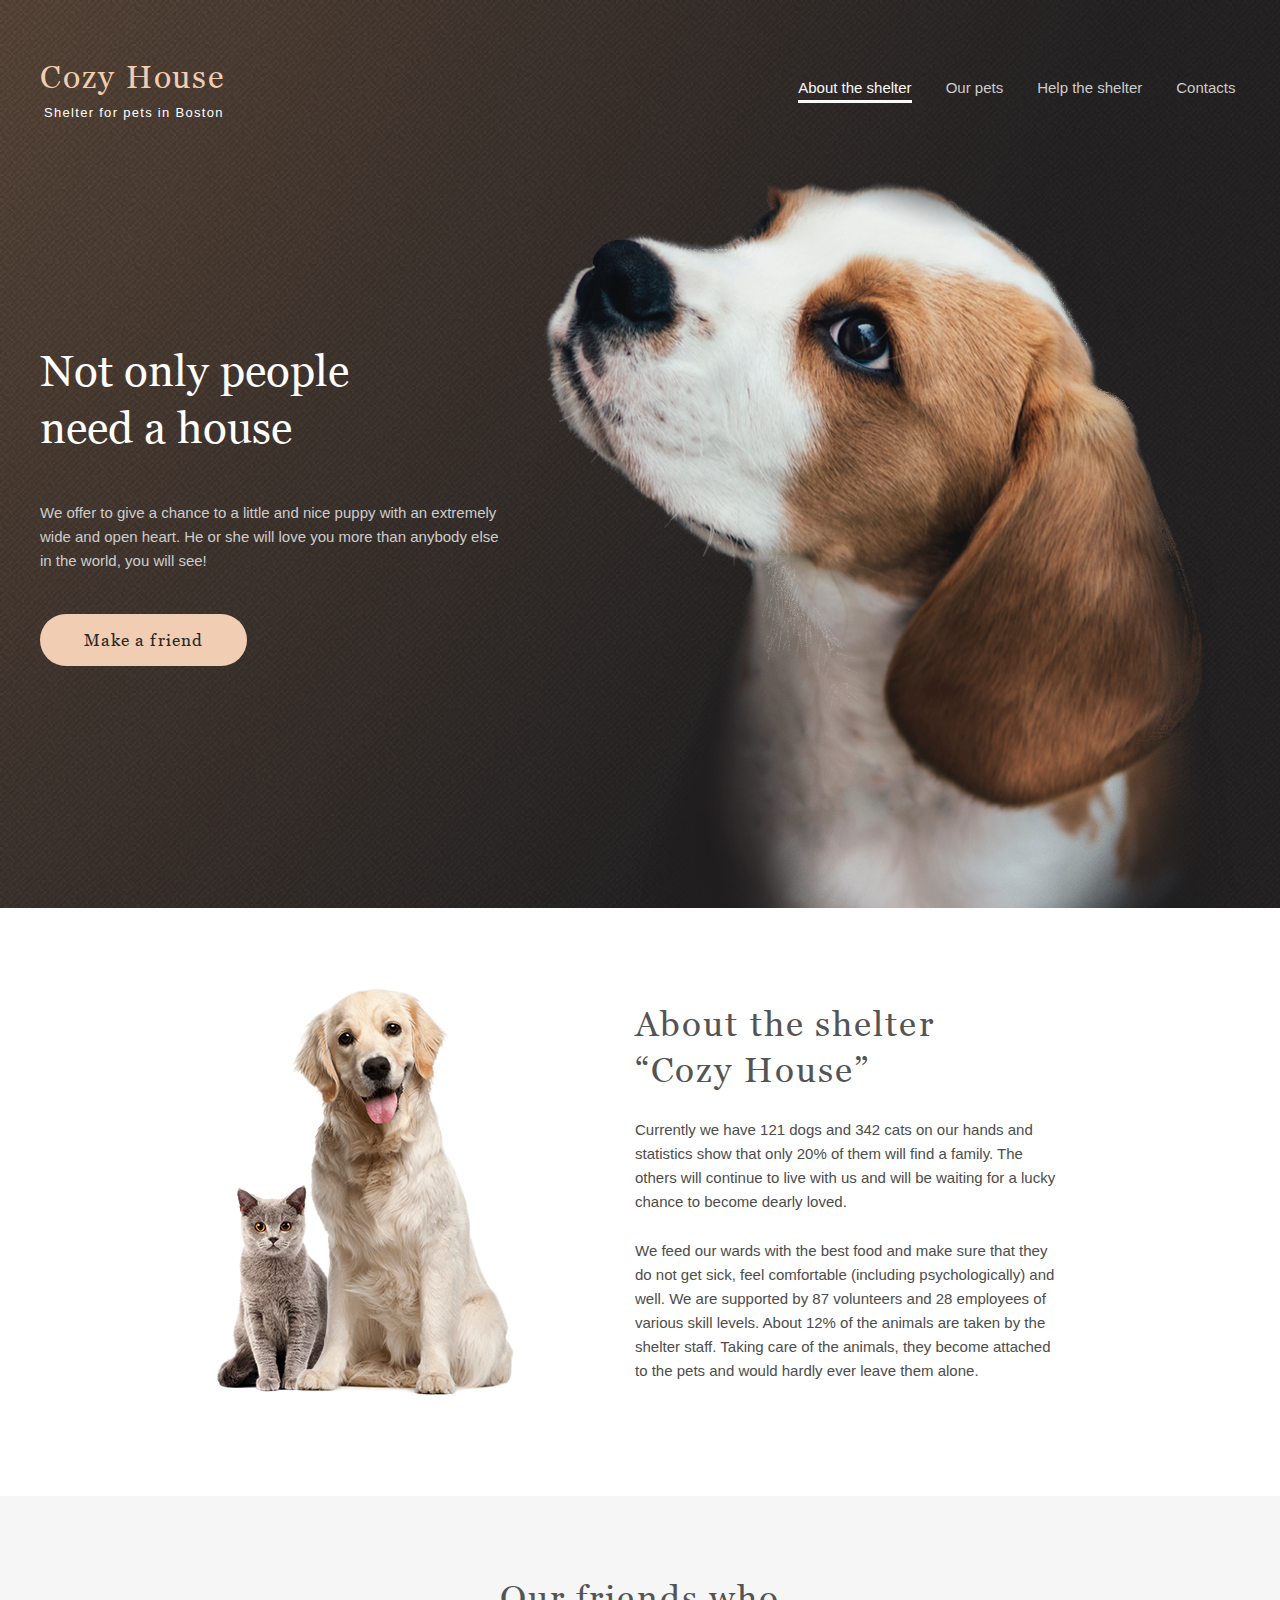
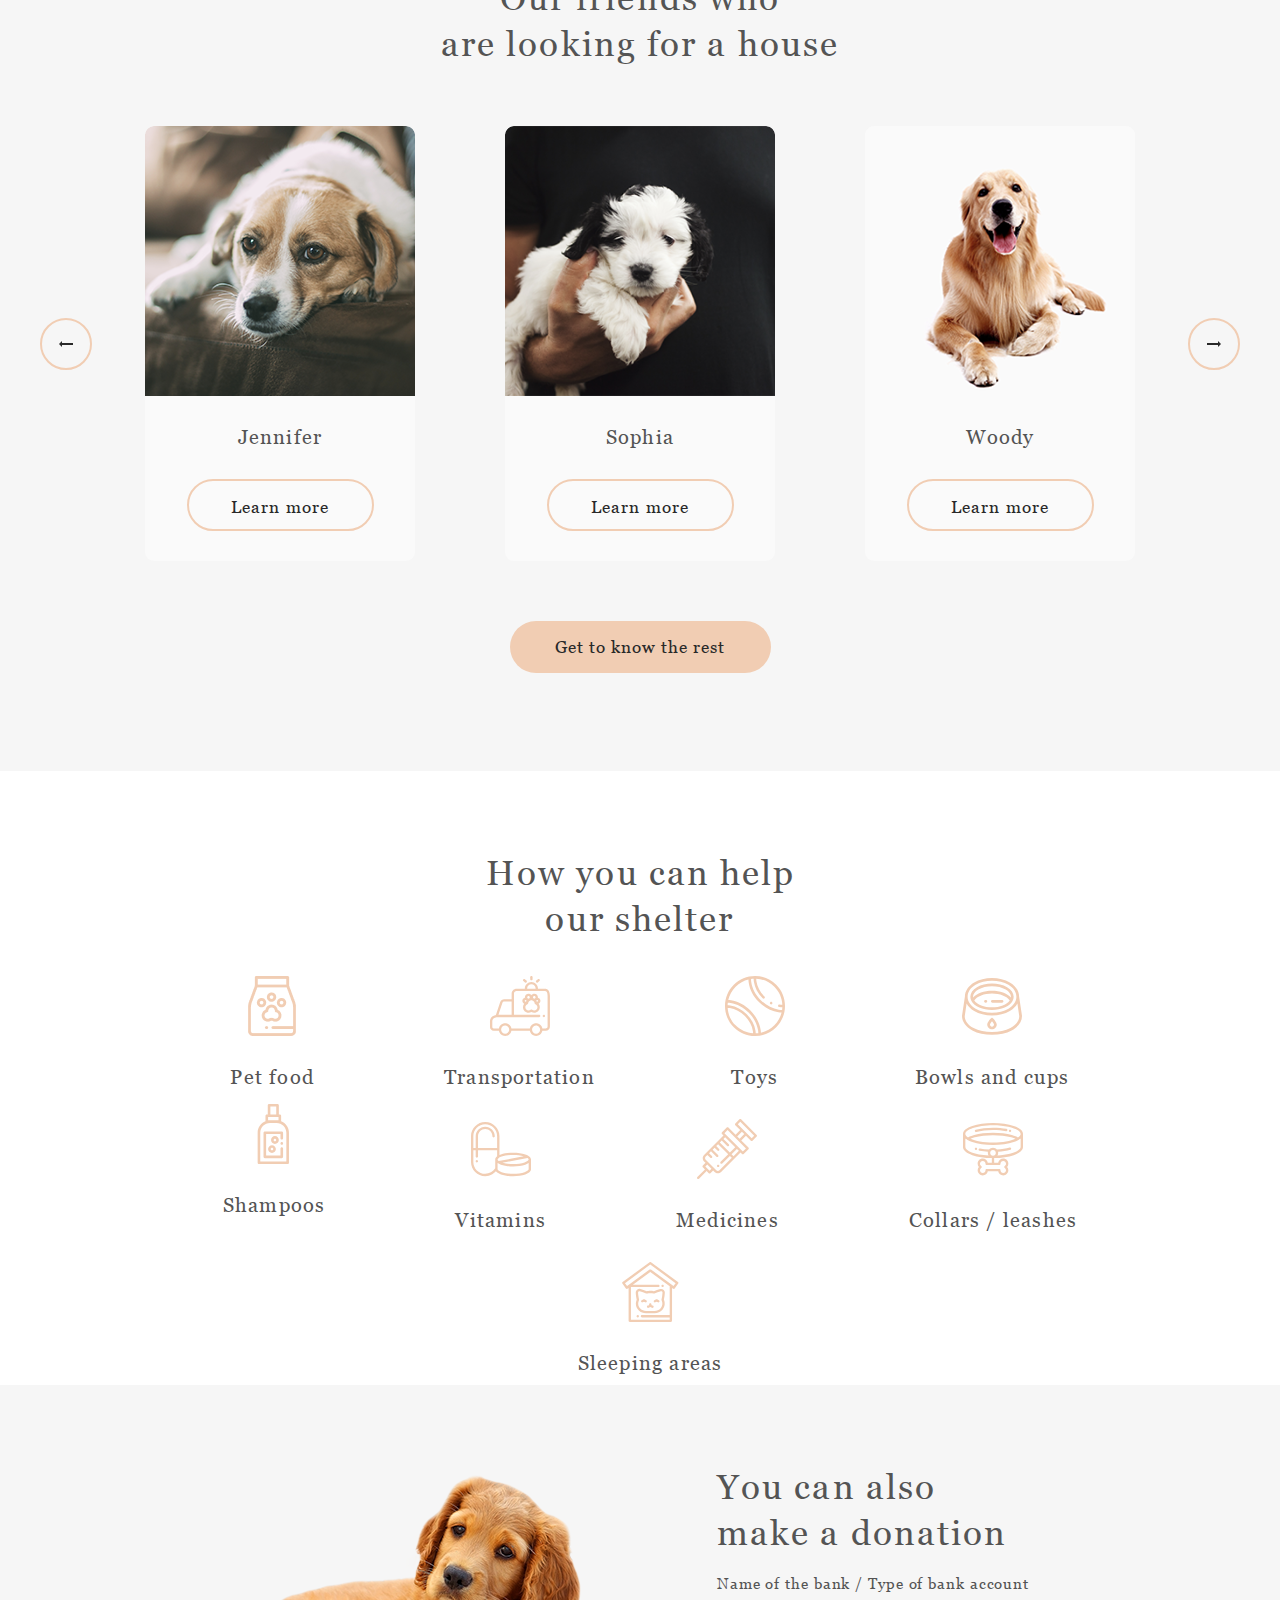
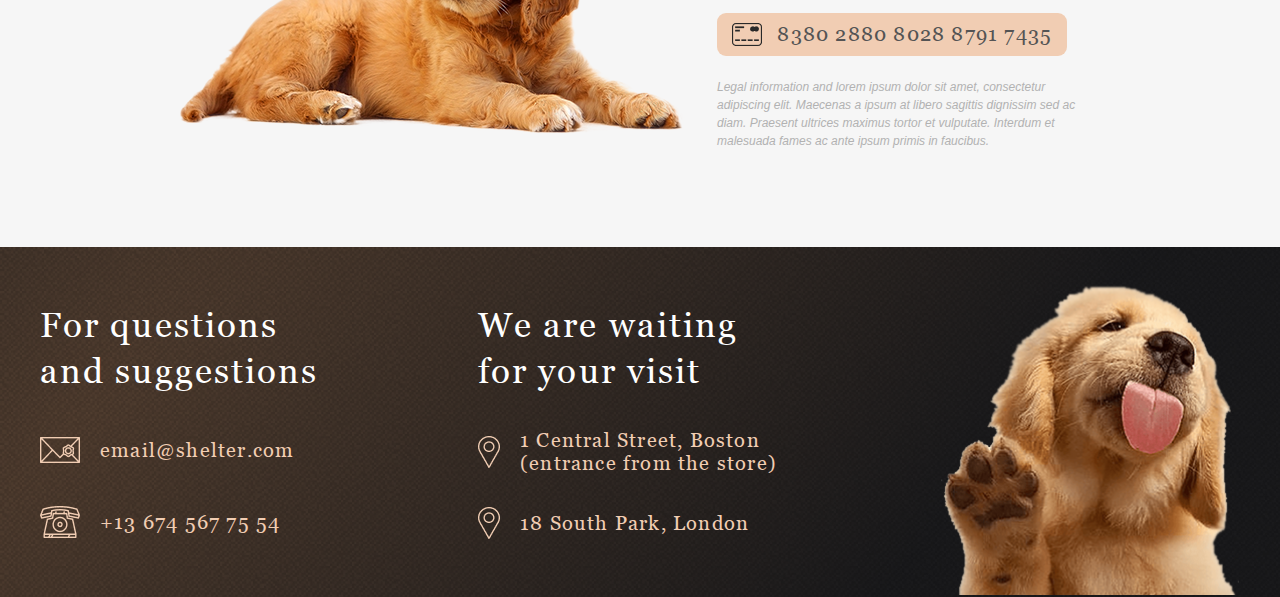
<file: index.html>
<!DOCTYPE html>
<html lang="en">

<head>
    <meta charset="UTF-8">
    <meta name="viewport" content="width=device-width, initial-scale=1.0">
    <link rel="stylesheet" href="style.css">
    <title>Shelter</title>
</head>

<body>
    <section class="main-block">
        <div class="burger-menu">
            <p class="start-screen-title bm">About the shelter</p>
            <a href="./pages/pets/pets.html">
                <p class="start-screen-title bm">Our pets</p>
            </a>
            <p class="start-screen-title bm">Help the shelter</p>
            <p class="start-screen-title">Contacts</p>
        </div>
        <header>
            <a href="./index.html">
                <div>
                    <span class="logo">Cozy House</span>
                    <p class="logo-title">Shelter for pets in Boston</p>
                    <h1 class="hidden-el">Cozy House</h1>
                </div>
            </a>
            <div class="burger">
                <img id="burger-icon" src="./assets/img/start_screen/Burger.png" width="30px" height="22px">
            </div>
            <nav>
                <span class="nav-button nav-button-default">About the shelter</span>
                <a href="./pages/pets/pets.html"><span class="nav-button">Our pets</span></a>
                <span class="nav-unactive">Help the shelter</span>
                <span class="nav-unactive last">Contacts</span>
            </nav>
        </header>
        <div class="start-screen-content">
            <div class="start-screen-div">
                <p class="start-screen-title">Not only people need a house</p>
                <p class="start-screen-text">We offer to give a chance to a
                    little and nice puppy with an extremely wide and open heart.
                    He or she will love you more than anybody else in the world, you will see!</p>
                <a href="./pages/pets/pets.html">
                    <div class="button-primary">Make a friend</div>
                </a>
            </div>
            <div>
                <img src="./assets/img/start_screen/start-screen-puppy.png" class='puppy'>
            </div>
        </div>
    </section>
    <section class="about-the-shelter">
        <section class="about-content">
            <div class="about-image"><img src="./assets/img/about/about-pets.png"></div>
            <div class="about-article">
                <h3 class="about-h">
                    About the shelter “Cozy House”
                </h3>
                <p class="about-p">
                    Currently we have 121 dogs and 342 cats on our hands and statistics show that only 20% of them will
                    find a family. The others will continue to live with us and will be waiting for a lucky chance to
                    become dearly loved.
                </p>
                <p class="about-p">
                    We feed our wards with the best food and make sure that they do not get sick, feel comfortable
                    (including psychologically) and well. We are supported by 87 volunteers and 28 employees of various
                    skill levels. About 12% of the animals are taken by the shelter staff. Taking care of the animals,
                    they become attached to the pets and would hardly ever leave them alone.
                </p>
            </div>
        </section>
    </section>
    <section class="pets">
        <div class="pets-content">
            <h3 class="pets-h">
                Our friends who<br>
                are looking for a house
            </h3>
            <div class="pets-slider">
                <div class="pets-slider-left"><img class="slider-arrow" src="./assets/img/pets/Arrow.png"></div>
                <div class="slider-cards">
                </div>
                <div class="pets-slider-right"><img class="slider-arrow arrow-right" src="./assets/img/pets/Arrow.png">
                </div>
            </div>
            <div class="slider-button">
                <div class="pets-slider-left"><img class="slider-arrow" src="./assets/img/pets/Arrow.png"></div>
                <div class="pets-slider-right"><img class="slider-arrow arrow-right" src="./assets/img/pets/Arrow.png">
                </div>
            </div>
            <a href="./pages/pets/pets.html">
                <div class="pets-main-button">Get to know the rest</div>
            </a>
    </section>
    <section class="help">
        <section class="help-content">
            <h3 class="help-h">How you can help<br>
                our shelter</h3>
            <div class="first-line-items">
                <div id="help-item-petfood" class="help-firstline">
                    <img src="./assets/img/help/icon-pet-food.png">
                    <h4 class="help-title">Pet food</h4>
                </div>
                <div id="help-item-transportation" class="help-firstline">
                    <img src="./assets/img/help/icon-transportation.svg">
                    <h4 class="help-title">Transportation</h4>
                </div>
                <div id="help-item-toys" class="help-firstline">
                    <img src="./assets/img/help/icon-toys.svg">
                    <h4 class="help-title">Toys</h4>
                </div>
                <div id="help-item-bowls" class="help-firstline">
                    <img src="./assets/img/help/icon-bowls-and-cups.svg">
                    <h4 class="help-title">Bowls and cups</h4>
                </div>
                <div id="help-item-shampoos" class="help-firstline">
                    <img src="./assets/img/help/icon-shampoos.svg">
                    <h4 class="help-title">Shampoos</h4>
                </div>
                <div id="help-item-vitamins" class="help-secondline">
                    <img src="./assets/img/help/icon-vitamins.svg">
                    <h4 class="help-title">Vitamins</h4>
                </div>
                <div id="help-items-medicines" class="help-secondline">
                    <img src="./assets/img/help/icon-medicines.svg">
                    <h4 class="help-title">Medicines</h4>
                </div>
                <div id="help-items-cpllars" class="help-secondline">
                    <img src="./assets/img/help/icon-collars-leashes.svg">
                    <h4 class="help-title">Collars / leashes</h4>
                </div>
                <div id="help-items-areas" class="help-secondline">
                    <img src="./assets/img/help/icon-sleeping-area.svg">
                    <h4 class="help-title">Sleeping areas</h4>
                </div>
            </div>
        </section>
    </section>
    <section class="donation">
        <section class="donation-content">
            <div class="donation-dog">
                <img src="./assets/img/donations/donation-dog.png">
            </div>
            <div class="donation-article">
                <h3 class="donation-h">
                    You can also<br> make a donation
                </h3>
                <h5 class="donation-title">Name of the bank / Type of bank account</h5>
                <a href="#">
                    <div class="donation-bank-form">
                        <img src="./assets/img/donations/credit-card.png">
                        <span style="padding-left: 3px;">&nbsp; 8380 2880 8028 8791 7435</span>
                    </div>
                </a>
                <div class="donation-text">
                    <p class="donation-text-content">Legal information and lorem ipsum dolor sit amet, consectetur
                        adipiscing elit. Maecenas a ipsum at libero sagittis dignissim sed ac diam. Praesent ultrices
                        maximus tortor et vulputate. Interdum et malesuada fames ac ante ipsum primis in faucibus.</p>
                </div>
            </div>
        </section>
    </section>
    <footer>
        <section class="contacts">
            <h3 class="h3-footer">
                For questions<br> and suggestions
            </h3>
            <a href="mailto:email@shelter.com">
                <div class="contacts-line" style="padding-top: 5px;">
                    <img src="./assets/img/footer/icon-email.png">
                    <div class="contacts-line-text">email@shelter.com</div>
                </div>
            </a>
            <a href="callto:+13 674 567 75 54">
                <div class="contacts-line" style="margin-top: 40px;">
                    <img src="./assets/img/footer/icon-phone.png">
                    <div class="contacts-line-text">+13 674 567 75 54</div>
                </div>
            </a>
        </section>
        <section class="adress">
            <h3 class="h3-footer">
                We are waiting<br> for your visit
            </h3>
            <a href="https://goo.gl/maps/7C4P5VNcBJEwnxF6A" target="_blank"
                onclick="window.open(this.href,this.target,'width=860,height=600,scrollbars=1');return false;">
                <div class="contacts-line">
                    <img src="./assets/img/footer/icon-marker.png">
                    <div class="contacts-line-text">1 Central Street, Boston (entrance from the store)</div>
                </div>
            </a>
            <a href="https://goo.gl/maps/cXq7mGSoWPvorikZ9" target="_blank"
                onclick="window.open(this.href,this.target,'width=860,height=600,scrollbars=1');return false;">
                <div class="contacts-line" style="margin-top: 32px;">
                    <img src="./assets/img/footer/icon-marker.png">
                    <div class="contacts-line-text">18 South Park, London</div>
                </div>
            </a>
        </section>
        <divc class="footer-puppy">
            <img src="./assets/img/footer/footer-puppy.png">
        </divc>
    </footer>
    <script src="./assets/scripts/pets-arr.js"></script>
    <script src="./assets/scripts/index.js"></script>
</body>

</html>
</file>
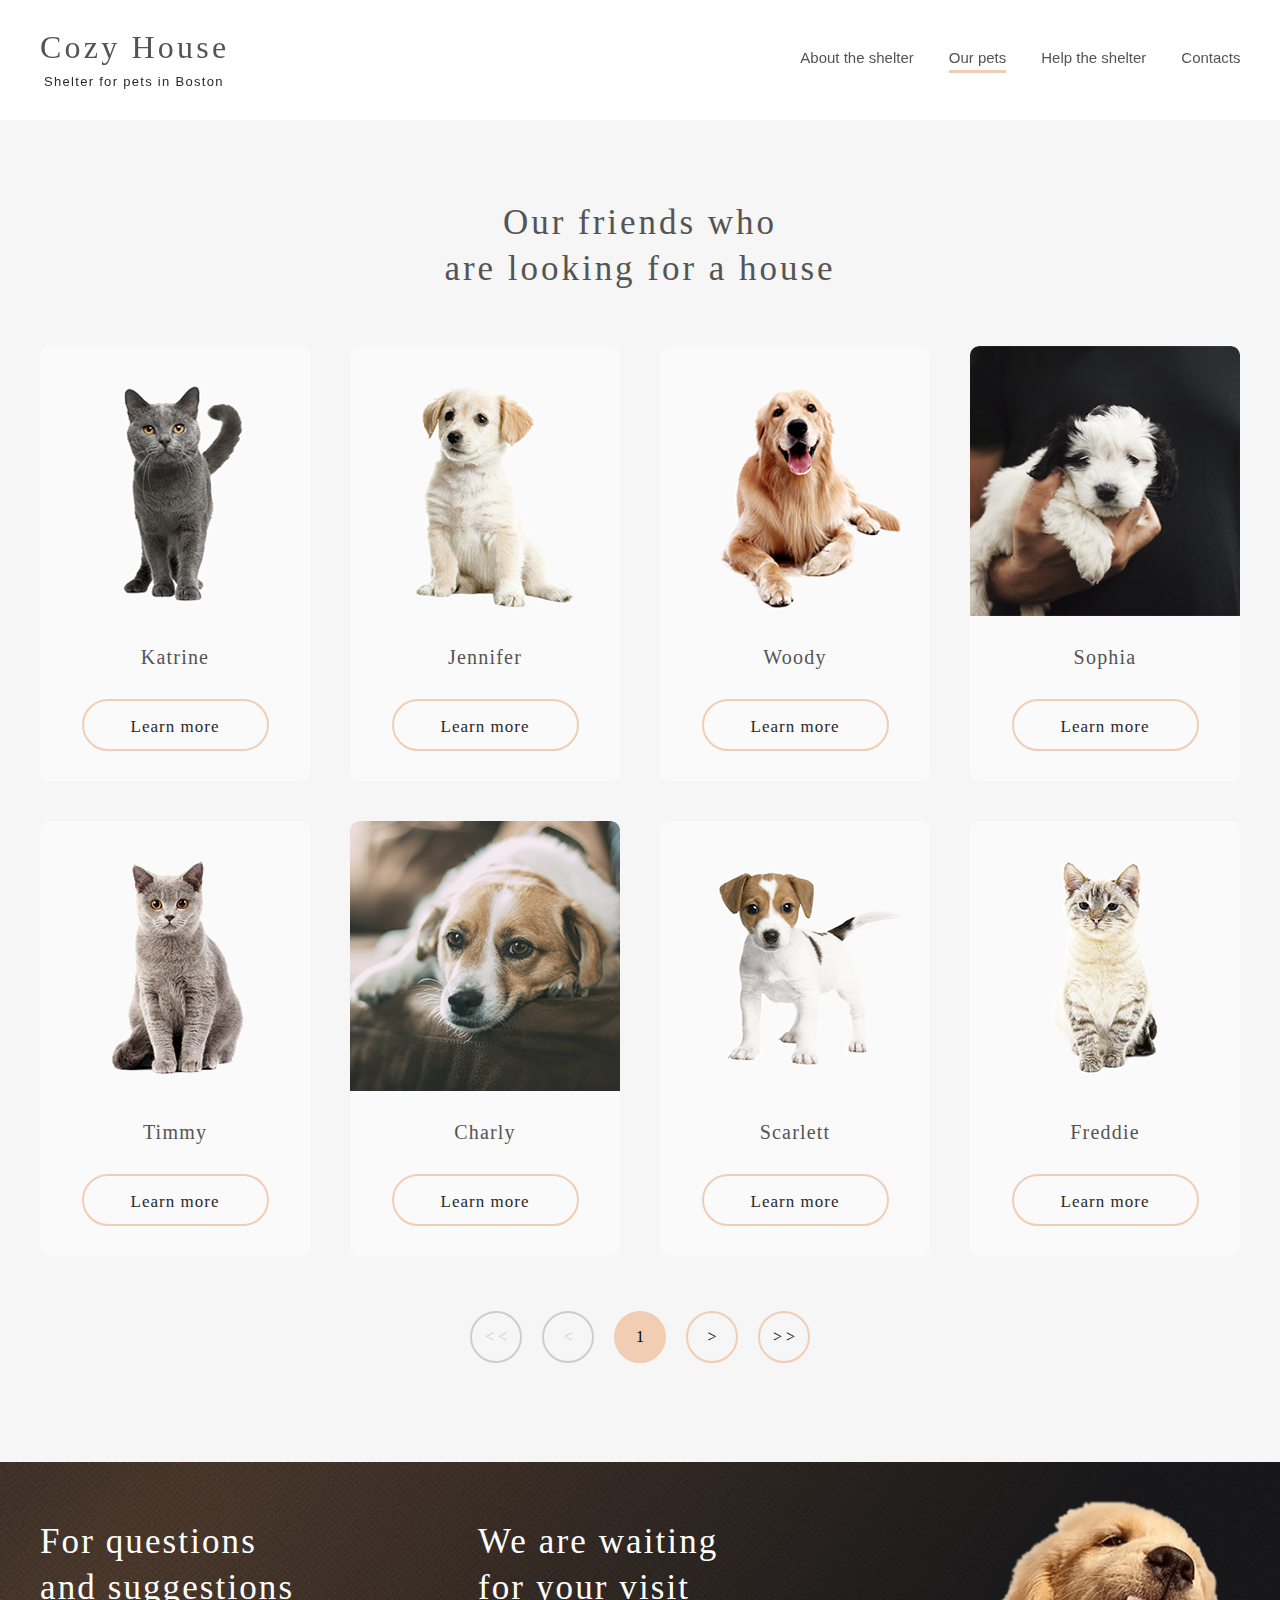
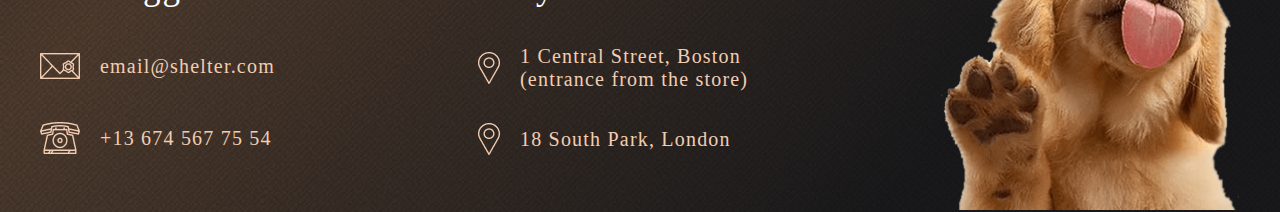
<file: pages/pets/pets.html>
<!DOCTYPE html>
<html lang="en">
<head>
    <meta charset="UTF-8">
    <meta name="viewport" content="width=device-width, initial-scale=1.0">
    <title>Pets page</title>
    <link rel="stylesheet" href="./pets.css">
</head>
<body>
<section class="wrapper">
    <div class = "burger-menu">
            <a href="../../index.html"><p class="bm">About the shelter</p></a>
            <a href="pets.html"><p class="bm">Our pets</p></a>
            <p class=" bm">Help the shelter</p>
            <p class="bm">Contacts</p>
    </div>
    <header>
        <a href="../../index.html"><div class="logotype">
            <span class="logo">Cozy House</span>
            <p class="logo-title">Shelter for pets in Boston</p>
            <h1 class="hidden-el">Cozy House</h1>
        </div>
         </a>
        <nav>
            <a href="../../index.html"><span class="nav-button">About the shelter</span></a>
            <a href="./pets/pets.html"><span class="nav-button nav-button-default">Our pets</span></a>
            <span class="nav-unactive">Help the shelter</span>
            <span class="nav-unactive last">Contacts</span>
        </nav>
        <div class="burger"><img id="burger-icon" src="../../assets/img/pets/Burger.png"></div>
    </header>
    <main>
        <p class="main-heading">Our friends who <br>are looking for a house</p>
        <div class="pets-list" id="pets-list1">
            <div class="pets-slider-card">
                <img src="../../assets/img/pets/pets-katrine.png">
                <p class="pets-card-title">Katrine</p>
                <div class="pets-card-button">Learn more</div>
            </div>
            <div class="pets-slider-card">
                <img src="../../assets/img/pets/pets-jennifer.png">
                <p class="pets-card-title">Jennifer</p>
                <div class="pets-card-button">Learn more</div>
            </div>
            <div class="pets-slider-card">
                <img src="../../assets/img/pets/pets-woody.png">
                <p class="pets-card-title">Woody</p>
                <div class="pets-card-button">Learn more</div>
            </div>
            <div class="pets-slider-card">
                <img src="../../assets/img/pets/pets-sophia.png">
                <p class="pets-card-title">Sophia</p>
                <div class="pets-card-button">Learn more</div>
            </div>
        </div>
        <div class="pets-list" id="pets-list2">
            <div class="pets-slider-card">
                <img src="../../assets/img/pets/pets-timmy.png">
                <p class="pets-card-title">Timmy</p>
                <div class="pets-card-button">Learn more</div>
            </div>
            <div class="pets-slider-card">
                <img src="../../assets/img/pets/pets-charly.png">
                <p class="pets-card-title">Charly</p>
                <div class="pets-card-button">Learn more</div>
            </div>
            <div class="pets-slider-card dpl">
                <img src="../../assets/img/pets/pets-scarlet.png">
                <p class="pets-card-title">Scarlett</p>
                <div class="pets-card-button">Learn more</div>
            </div>
            <div class="pets-slider-card dpl">
                <img src="../../assets/img/pets/pets-freddie.png">
                <p class="pets-card-title">Freddie</p>
                <div class="pets-card-button">Learn more</div>
            </div>
        </div>
        <div class="nav-block">
            <div class="nav-button-bottom left-button">&lt;	&lt;</div>
            <div class="nav-button-bottom left-button"> &lt;</div>
            <div class="nav-button-bottom middle-button">1</div>
            <div class="nav-button-bottom">&gt;	</div>
            <div class="nav-button-bottom">&gt;	&gt;</div>
        </div>
    </main>
    <footer>
        <section class="contacts">
            <h3 class="h3-footer">
                For questions<br> and suggestions
            </h3>
            <a href="mailto:email@shelter.com">
                <div class="contacts-line" style="padding-top: 5px;">
                    <img src="../../assets/img/footer/icon-email.png">
                    <div class="contacts-line-text">email@shelter.com</div>
                </div>
            </a>
            <a href="callto:+13 674 567 75 54">
                <div class="contacts-line" style="margin-top: 40px;">
                    <img src="../../assets/img/footer/icon-phone.png">
                    <div class="contacts-line-text">+13 674 567 75 54</div>
                </div>
            </a>
        </section>
        <section class="adress">
            <h3 class="h3-footer">
                We are waiting<br> for your visit
            </h3>
            <a href="https://goo.gl/maps/7C4P5VNcBJEwnxF6A" target="_blank"
                onclick="window.open(this.href,this.target,'width=860,height=600,scrollbars=1');return false;">
            <div class="contacts-line">
                <img src="../../assets/img/footer/icon-marker.png">
                <div class="contacts-line-text">1 Central Street, Boston (entrance from the store)</div>
            </div>
            </a>
            <a href="https://goo.gl/maps/cXq7mGSoWPvorikZ9" target="_blank"
            onclick="window.open(this.href,this.target,'width=860,height=600,scrollbars=1');return false;">
            <div class="contacts-line" style="margin-top: 32px;">
                <img src="../../assets/img/footer/icon-marker.png">
                <div class="contacts-line-text">18 South Park, London</div>
            </div>
            </a>
        </section>
        <divc class="footer-puppy">
            <img src="../../assets/img/footer/footer-puppy.png">
        </divc>
    </footer>
</section>
<script src="../../assets/scripts/pets.js"></script>
</body>
</html>
</file>
<file: style.css>
a {
  text-decoration: none;
}

@font-face {
  font-family: Georgia;
  src: url(/assets/fonts/Georgia/Georgia.ttf);
}

body {
  margin: 0;
}

.puppy {
  margin-left: 42px;
}

.hidden-el {
  text-indent: -9999px;
}

.burger {
  display: none;
}

.burger-menu {
  display: none;
}

.slider-button {
  display: none;
}

.main-block {
  padding-top: 60px;
  margin: 0 auto;
  width: 1280px;
  height: 848px;
  background-image: url(./assets/img/start_screen/start-screen-gradient-background.png);
}

header {
  width: 1200px;
  height: 60px;
  margin-left: 40px;
  display: flex;
}

.start-screen-content {
  width: 1200px;
  height: 728px;
  margin-top: 60px;
  margin-left: 40px;
  display: flex;
  overflow: hidden;
}

.logo {
  font-family: Georgia;
  font-style: normal;
  font-weight: normal;
  font-size: 32px;
  line-height: 110%;
  display: flex;
  align-items: center;
  letter-spacing: 0.06em;
  color: #f1cdb3;
  transition: 0.5s ease;
}

.logo-title {
  font-family: Arial;
  font-style: normal;
  font-weight: normal;
  font-size: 13px;
  line-height: 15px;
  padding-left: 4px;
  margin-top: 10px;
  display: flex;
  align-items: center;
  letter-spacing: 0.1em;
  color: #ffffff;
  transition: 0.5s ease;
}

nav {
  margin-left: 573px;
  margin-top: 16px;
  margin-bottom: 17px;
}

.nav-button {
  font-family: Arial;
  font-style: normal;
  font-weight: normal;
  font-size: 15px;
  line-height: 160%;
  color: #cdcdcd;
  margin-right: 30px;
}

.nav-unactive{
  font-family: Arial;
  font-style: normal;
  font-weight: normal;
  font-size: 15px;
  line-height: 160%;
  color: #cdcdcd;
  margin-right: 30px;
}

.last {
  margin-right: 0px;
}

.bm {
  margin: 0;
  border-bottom: solid #646464;
  padding-bottom: 10px;
}

.nav-button:hover {
  cursor: pointer;
  color: #fafafa;
  border-bottom: solid #fafafa;
  padding-bottom: 4px;
}

.nav-button-default {
  cursor: pointer;
  color: #fafafa;
  border-bottom: solid #fafafa;
  padding-bottom: 4px;
}

.start-screen-title {
  font-family: Georgia;
  font-style: normal;
  font-weight: normal;
  font-size: 44px;
  line-height: 130%;
  color: #ffffff;
  margin-top: 163px;
  width: 310px;
}

.start-screen-text {
  font-family: Arial;
  font-style: normal;
  font-weight: normal;
  font-size: 15px;
  line-height: 160%;
  color: #cdcdcd;
  width: 460px;
}

.button-primary {
  cursor: pointer;
  background: #f1cdb3;
  border-radius: 100px;
  width: 207px;
  height: 52px;
  margin-top: 41px;
  font-family: Georgia;
  font-style: normal;
  font-weight: normal;
  font-size: 17px;
  line-height: 130%;
  letter-spacing: 0.06em;
  color: #292929;
  text-align: center;
  line-height: 52px;
}

.button-primary:hover {
  background: #fddcc4;
}

.about-the-shelter {
  width: 1280px;
  height: 508px;
  margin: 0 auto;
}

.about-content {
  width: 1200px;
  height: 408px;
  margin-top: 80px;
  margin-left: 40px;
  display: flex;
}

.about-image {
  margin-left: 175px;
}

.about-article {
  margin-left: 120px;
  margin-top: 14px;
  width: 430px;
  height: 380px;
}

h3 {
  margin-top: 0;
  font-family: Georgia;
  font-style: normal;
  font-weight: normal;
  font-size: 35px;
  line-height: 130%;
  letter-spacing: 0.06em;
  color: #545454;
}

.about-h {
  width: 370px;
  margin-bottom: 0;
}

.about-p {
  font-family: Arial;
  font-style: normal;
  font-weight: normal;
  font-size: 15px;
  line-height: 160%;
  margin-top: 25px;
  color: #4c4c4c;
}

.pets {
  margin: 0 auto;
  width: 1280px;
  height: 795px;
  padding-top: 80px;
  background-color: #f6f6f6;
}

.pets-content {
  width: 1200px;
  height: 697px;
  margin-left: 40px;
  display: flex;
  flex-direction: column;
  align-items: center;
}

.pets-h {
  margin: 0 auto;
  width: 400px;
  height: 90px;
  text-align: center;
}
.slider-cards {
  display: flex;
}
.pets-slider {
  width: 1200px;
  height: 435px;
  margin-top: 60px;
  display: flex;
  align-items: center;
}

.pets-slider-left {
  width: 52px;
  height: 52px;
  border: 2px solid #f1cdb3;
  box-sizing: border-box;
  border-radius: 100px;
  display: flex;
  align-items: center;
  margin-right: 53px;
}

.slider-arrow {
  display: block;
  margin: auto;
}

.pets-slider-left:hover {
  cursor: pointer;
  background-color: #f1cdb3;
}

.pets-slider-card {
  height: 435px;
  width: 270px;
  background-color: #fafafa;
  border-radius: 9px;
  margin-right: 90px;
  overflow: hidden;
  display: flex;
  flex-direction: column;
  align-items: center;
}

.pets-slider-card:hover {
  box-shadow: 0 0 20px rgba(71, 70, 70, 0.5);
}

.arrow-right {
  transform: scale(-1, 1);
}

.pets-slider-right {
  width: 52px;
  height: 52px;
  border: 2px solid #f1cdb3;
  box-sizing: border-box;
  border-radius: 100px;
  display: flex;
  align-items: center;
  margin-right: 0px;
  margin-left: -37px;
}

.pets-slider-right:hover {
  cursor: pointer;
  background-color: #f1cdb3;
}

.pets-card-title {
  margin-top: 30px;
  font-family: Georgia;
  font-style: normal;
  font-weight: normal;
  font-size: 20px;
  line-height: 23px;
  letter-spacing: 0.06em;
  color: #545454;
}

.pets-card-button {
  cursor: pointer;
  border: 2px solid #f1cdb3;
  box-sizing: border-box;
  border-radius: 100px;
  width: 187px;
  height: 52px;
  margin-top: 10px;
  font-family: Georgia;
  font-style: normal;
  font-weight: normal;
  font-size: 17px;
  line-height: 130%;
  letter-spacing: 0.06em;
  color: #292929;
  text-align: center;
  line-height: 52px;
}

.pets-card-button:hover {
  background-color: #f1cdb3;
}

.pets-main-button {
  cursor: pointer;
  background: #f1cdb3;
  border-radius: 100px;
  width: 261px;
  height: 52px;
  margin-top: 60px;
  font-family: Georgia;
  font-style: normal;
  font-weight: normal;
  font-size: 17px;
  line-height: 130%;
  letter-spacing: 0.06em;
  color: #292929;
  text-align: center;
  line-height: 52px;
}

.pets-main-button:hover {
  background: #fddcc4;
}

.help {
  margin: 0 auto;
  width: 1280px;
  height: 534px;
}

.help-content {
  margin-top: 80px;
  margin-left: 40px;
  width: 1200px;
  height: 431px;
  display: flex;
  flex-direction: column;
  align-items: center;
}

.help-h {
  white-space: nowrap;
  text-align: center;
  width: 308px;
  height: 90px;
}

.first-line-items {
  width: 1200px;
  margin-left: 150px;
  display: flex;
  flex-wrap: wrap;
  flex-basis: 50px;
  align-items: center;
  justify-content: center;
}

.help-firstline {
  margin-right: 130px;
  height: 113px;
  width: auto;
  display: flex;
  flex-direction: column;
  align-items: center;
}

.help-title {
  margin-top: 30px;
  font-family: Georgia;
  font-style: normal;
  font-weight: normal;
  font-size: 20px;
  line-height: 115%;
  letter-spacing: 0.06em;
  color: #545454;
}

.help-secondline {
  height: 113px;
  width: auto;
  display: flex;
  flex-direction: column;
  align-items: center;
  margin-top: 30px;
  margin-right: 130px;
}

.donation {
  margin: 0 auto;
  padding-top: 80px;
  width: 1280px;
  height: 382px;
  background-color: #f6f6f6;
}

.donation-content {
  margin-left: 183px;
  width: 915px;
  height: 282px;
  display: flex;
}

.donation-dog {
  margin-top: 9px;
  margin-left: -3px;
  width: 505px;
  height: 261px;
}

.donation-article {
  width: 380px;
  height: 282px;
  margin-left: 32px;
  display: flex;
  flex-direction: column;
  align-items: flex-start;
}

.donation-title {
  font-family: Georgia;
  font-style: normal;
  font-weight: normal;
  font-size: 15px;
  line-height: 110%;
  letter-spacing: 0.06em;
  color: #545454;
  margin-top: -15px;
}

.donation-bank-form {
  width: 335px;
  height: 43px;
  margin-top: -5px;
  padding-left: 15px;
  border-radius: 9px;
  background-color: #f1cdb3;
  font-family: Georgia;
  font-style: normal;
  font-weight: normal;
  font-size: 20px;
  line-height: 115%;
  display: flex;
  align-items: center;
  letter-spacing: 0.06em;
  color: #545454;
}

.donation-bank-form:hover {
  background-color: #fddcc4;
}

.donation-text {
  margin-top: 10px;
}

.donation-text-content {
  font-family: Arial;
  font-style: italic;
  font-weight: normal;
  font-size: 12px;
  line-height: 18px;
  color: #b2b2b2;
}

footer {
  display: flex;
  width: 1280px;
  height: 350px;
  margin: 0 auto;
  background-image: url(./assets/img/footer/footer-gradient-background.png);
}

.contacts {
  width: 278px;
  height: 234px;
  margin-left: 40px;
  margin-top: 56px;
}

.adress {
  width: 302px;
  height: 234px;
  margin-left: 160px;
  margin-top: 56px;
}

.footer-puppy {
  width: 300px;
  height: 310px;
  margin-left: 160px;
  margin-top: 38px;
  overflow: hidden;
}

.h3-footer {
  font-family: Georgia;
  font-style: normal;
  font-weight: normal;
  font-size: 35px;
  line-height: 130%;
  letter-spacing: 0.06em;
  color: #ffffff;
  white-space: nowrap;
}

.contacts-line {
  display: flex;
  align-items: center;
  font-family: Georgia;
  font-style: normal;
  font-weight: normal;
  font-size: 20px;
  line-height: 115%;
  letter-spacing: 0.06em;
  color: #f1cdb3;
}

.contacts-line-text {
  padding-left: 20px;
}

@media (min-width: 768px) and (max-width: 1279px) {
  .main-block {
    width: 768px;
    height: 1165px;
    overflow: hidden;
    background-size: cover;
  }

  header {
    width: 708px;
    height: 60px;
    margin-left: 30px;
    margin-right: 30px;
    display: flex;
  }

  nav {
    margin-left: 81px;
  }
  .start-screen-content {
    width: 569px;
    height: 1015px;
    margin-top: 60px;
    margin-left: 100px;
    display: flex;
    flex-direction: column;
    align-items: center;
    overflow: visible;
  }
  .start-screen-title {
    font-family: Georgia;
    font-style: normal;
    font-weight: normal;
    font-size: 44px;
    line-height: 130%;
    color: #ffffff;
    width: 310px;
    margin-top: 15px;
    margin-left: 0;
  }

  .start-screen-text {
    font-family: Arial;
    font-style: normal;
    font-weight: normal;
    font-size: 15px;
    line-height: 160%;
    color: #cdcdcd;
    width: 460px;
  }
  .button-primary {
    margin: 42px auto auto;
  }
  .start-screen-div {
    display: flex;
    flex-direction: column;
    margin-bottom: 100px;
  }
  .puppy {
    margin-left: 90px;
    width: 569px;
    height: 593px;
  }
  .about-the-shelter {
    width: 768px;
    height: 1048px;
    margin: 0 auto;
  }

  .about-content {
    width: 437px;
    height: 868px;
    margin-top: 80px;
    margin-left: auto;
    margin-right: auto;
    display: flex;
    flex-direction: column-reverse;
  }

  .about-image {
    margin-top: 80px;
    margin-left: auto;
    margin-right: auto;
  }

  .about-article {
    margin-top: 14px;
    width: 430px;
    height: 380px;
    margin-left: auto;
    margin-right: auto;
  }
  .pets {
    width: 768px;
    height: 777px;
  }
  .pets-content {
    width: 708px;
    height: 697px;
    margin: 0 auto;
  }
  .pets-slider {
    width: 708px;
    height: 435px;
    justify-content: space-between;
  }
  .pets-slider-card:nth-child(4) {
    display: none;
  }
  .pets-slider-left {
    margin-right: 12px;
  }
  .pets-slider-right {
    margin-left: 12px;
  }
  .pets-slider-card {
    margin-left: 0;
    margin-right: 0;
  }
  .help {
    width: 768px;
    height: 680px;
  }
  .help-content {
    margin: 80px auto;
    width: 630px;
    height: 599px;
  }

  #help-item-petfood {
    grid-area: help-item-petfood;
  }
  #help-item-transportation {
    grid-area: help-item-transportation;
  }
  #help-item-toys {
    grid-area: help-item-toys;
  }
  #help-item-bowls {
    grid-area: help-item-bowls;
  }
  #help-item-shampoos {
    grid-area: help-item-shampoos;
  }
  #help-item-vitamins {
    grid-area: help-item-vitamins;
  }
  #help-items-medicines {
    grid-area: help-items-medicines;
  }
  #help-items-cpllars {
    grid-area: help-items-cpllars;
  }
  #help-items-areas {
    grid-area: help-items-areas;
  }
  .first-line-items {
    margin: 0 auto;
    width: 630px;
    height: 449px;
    display: grid;
    grid-template-areas:
      "help-item-petfood help-item-transportation help-item-toys"
      "help-item-bowls help-item-shampoos help-item-vitamins"
      "help-items-medicines help-items-cpllars help-items-areas";
  }
  .help-firstline {
    margin-right: 0;
  }
  .help-secondline {
    margin-right: 0;
  }
  .donation {
    width: 768px;
    height: 783px;
  }
  .donation-content {
    margin: 0 auto;
    width: 768px;
    height: 783px;
    display: flex;
    flex-direction: column-reverse;
    align-items: center;
  }
  .donation-dog {
    margin-bottom: 100px;
    margin-top: 50px;
  }
  footer {
    display: flex;
    width: 768px;
    height: 639px;
    margin: 0 auto;
    background-image: url(./assets/img/footer/footer-gradient-background.png);
    background-size: cover;
    flex-wrap: wrap;
  }

  .contacts {
    width: 278px;
    height: 234px;
    margin-left: 40px;
    margin-top: 56px;
  }

  .adress {
    width: 302px;
    height: 234px;
    margin-left: 120px;
    margin-top: 56px;
  }

  .footer-puppy {
    width: 300px;
    height: 310px;
    margin-left: 230px;
    margin-top: 40px;
    overflow: hidden;
  }
}

@media (min-width: 320px) and (max-width: 767px) {
  .main-block {
    width: 320px;
    height: 770px;
    overflow: hidden;
    background-size: cover;
  }

  header {
    width: 257px;
    height: 60px;
    margin-top: -40px;
    margin-left: 10px;
    margin-right: 53px;
    display: flex;

  }

  .burger {
    margin-top: 20px;
    display: inline;
    margin-left: 40px;
  }

  .burger-menu {
    display: flex;
    flex-direction: column;
    border-radius: 15px;
    position: fixed;
    left: 10px;
    right: 10px;
    top: 100px;
    z-index: 555;
    margin: 0 auto;
    width: 300px;
    overflow: hidden;
    height: 0px;
    transition: 0.5s ease;
    background-image: url(./assets/img/start_screen/start-screen-gradient-background.png);
    opacity: 0.95;
  }

  nav {
    display: none;
    margin-left: 81px;
  }
  .start-screen-content {
    width: 300px;
    height: 673px;
    margin: 60px auto;
    display: flex;
    flex-direction: column;
    align-items: center;
    overflow: visible;
  }
  .start-screen-title {
    font-family: Georgia;
    font-style: normal;
    font-weight: normal;
    font-size: 25px;
    line-height: 130%;
    text-align: center;
    letter-spacing: 0.06em;
    color: #ffffff;
    width: 300px;
    margin-top: 15px;
  }

  .start-screen-text {
    font-family: Arial;
    font-style: normal;
    font-weight: normal;
    font-size: 15px;
    line-height: 160%;
    color: #cdcdcd;
    width: 300px;
    text-align: center;
  }

  .start-screen-div {
    display: flex;
    flex-direction: column;
    margin-bottom: 100px;
    align-items: center;
  }
  .puppy {
    margin-left: 50px;
    width: 260x;
    height: 272px;
  }
  .about-the-shelter {
    width: 320px;
    height: 974px;
    margin: 0 auto;
  }

  .about-content {
    width: 300px;
    height: 890px;
    margin-top: 60px;
    margin-left: auto;
    margin-right: auto;
    display: flex;
    flex-direction: column-reverse;
  }

  .about-image {
    margin-top: 30px;
    margin-left: auto;
    margin-right: auto;
  }

  .about-h {
    font-size: 25px;
    text-align: center;
    width: 280px;
    margin-bottom: 20px;
  }

  .about-p {
    width: 280px;
    margin: 0 auto;
    margin-bottom: 20px;
    text-align: justify;
  }

  .about-article {
    padding-top: 20px;
    width: 300px;
    height: 494px;
    margin-left: auto;
    margin-right: auto;
  }

  .pets {
    width: 320px;
    height: 791px;
  }
  .pets-h {
    font-size: 25px;
    width: 300px;
  }

  .pets-content {
    width: 300px;
    height: 707px;
    margin: 0 auto;
    display: flex;
    flex-direction: column;
    align-items: center;
  }

  .pets-slider {
    width: 270px;
    height: 507px;
    margin-bottom: 20px;
  }

  .pets-slider > .pets-slider-left {
    display: none;
  }

  .pets-slider > .pets-slider-right {
    display: none;
  }

  .slider-button {
    margin: 0 auto;
    width: 184px;
    height: 52px;
    justify-content: space-between;
    display: flex;
  }
  .pets-main-button {
    margin-top: 20px;
  }

  .pets-slider-card:nth-child(4) {
    display: none;
  }
  .pets-slider-card:nth-child(3) {
    display: none;
  }
  .pets-slider-left {
    margin-right: 12px;
  }
  .pets-slider-right {
    margin-left: 12px;
  }
  .pets-slider-card {
    margin-left: 0;
    margin-right: 0;
  }
  .help {
    width: 320px;
    height: 745px;
  }

  .help-h {
    font-size: 25px;
    width: 220px;
  }
  .help-content {
    margin: 25px auto;
    margin-bottom: 0;
    width: 320px;
    height: 745px;
    display: flex;
    flex-direction: column;
    align-items: center;
  }

  #help-item-petfood {
    grid-area: help-item-petfood;
  }
  #help-item-transportation {
    grid-area: help-item-transportation;
  }
  #help-item-toys {
    grid-area: help-item-toys;
  }
  #help-item-bowls {
    grid-area: help-item-bowls;
  }
  #help-item-shampoos {
    grid-area: help-item-shampoos;
  }
  #help-item-vitamins {
    grid-area: help-item-vitamins;
  }
  #help-items-medicines {
    grid-area: help-items-medicines;
  }
  #help-items-cpllars {
    grid-area: help-items-cpllars;
  }
  #help-items-areas {
    grid-area: help-items-areas;
  }
  .first-line-items {
    margin: 0 auto;
    width: 290px;
    height: 555px;
    display: grid;
    justify-content: space-between;
    grid-template-areas:
      "help-item-petfood help-item-transportation"
      "help-item-toys help-item-bowls"
      "help-item-shampoos help-item-vitamins"
      "help-items-medicines help-items-cpllars"
      "help-items-areas help-items-areas";
  }
  .help-firstline {
    margin: 0;
  }
  .help-title {
    font-size: 15px;
    margin-top: 20px;
  }

  .help-secondline {
    margin: 0;
  }
  .donation {
    width: 320px;
    height: 543px;
    padding: 0;
    padding-top: 0px;
  }

  .donation-content {
    margin: 0 auto;
    width: 320px;
    height: 543px;
    display: flex;
    flex-direction: column-reverse;
    align-items: center;
  }
  .donation-dog {
    width: 260px;
    height: 135px;
    margin-bottom: 50px;
  }

  .donation-dog > img {
    width: 260px;
    height: 135px;
  }
  .donation-bank-form {
    width: 281px;
    font-size: 15px;
  }

  .donation-article {
    width: 300px;
    display: flex;
    flex-direction: column;
    align-items: center;
    margin: 0 auto;
  }
  .donation-text {
    width: 280px;
    text-align: justify;
  }
  .donation-h {
    font-size: 25px;
    text-align: center;
    width: 300px;
  }

  .donation-title {
    font-size: 14px;
    width: 300x;
    text-align: center;
  }

  footer {
    display: flex;
    width: 320px;
    height: 899px;
    margin: 0 auto;
    flex-direction: column;
    align-items: center;
    background-image: url(./assets/img/footer/footer-gradient-background.png);
    background-size: cover;
  }

  .contacts {
    width: 278px;
    height: 234px;
    margin-left: 0;
    margin-top: 30px;
  }

  footer > .adress > .h3-footer {
    text-align: center;
  }
  footer > .contacts > .h3-footer {
    text-align: center;
  }
  .adress {
    width: 302px;
    height: 234px;
    margin-left: 0;
    margin-top: 56px;
  }

  .footer-puppy {
    width: 300px;
    height: 310px;
    margin-left: 0;
    margin-top: 40px;
    overflow: hidden;
  }
}
</file>
<file: pages/pets/pets.css>
a {
  text-decoration: none;
}

body {
  margin: 0;
}

.wrapper {
  width: 1280px;
  margin: 0 auto;
}

.hidden-el {
  text-indent: -9999px;
}

.burger {
  display: none;
}

.burger-menu {
  display: none;
}

header {
  position: fixed;
  width: 1280px;
  height: 120px;
  display: flex;
  background-color: #ffffff;
}

.logotype {
  margin-left: 40px;
  margin-top: 30px;
}

.logo {
  font-family: Georgia;
  font-style: normal;
  font-weight: normal;
  font-size: 32px;
  line-height: 110%;
  display: flex;
  align-items: center;
  letter-spacing: 0.1em;
  color: #545454;
  transition: 0.5s ease;
}

.logo-title {
  font-family: Arial;
  font-style: normal;
  font-weight: normal;
  font-size: 13px;
  line-height: 15px;
  letter-spacing: 0.1em;
  color: #292929;
  margin-left: 4px;
  margin-top: 9px;
  transition: 0.5s ease;
}

nav {
  margin-top: 46px;
  margin-left: 571px;
}

.nav-button {
  font-family: Arial;
  font-style: normal;
  font-weight: normal;
  font-size: 15px;
  line-height: 160%;
  color: #545454;
  margin-right: 31px;
}

.nav-unactive {
  font-family: Arial;
  font-style: normal;
  font-weight: normal;
  font-size: 15px;
  line-height: 160%;
  color: #545454;
  margin-right: 31px;
}

.last {
  margin-right: 0px;
}

.nav-button:hover {
  cursor: pointer;
  border-bottom: solid #f1cdb3;
  padding-bottom: 4px;
}

.bm {
  font-family: Georgia;
  font-style: normal;
  font-weight: normal;
  font-size: 30px;
  line-height: 130%;
  display: flex;
  align-items: center;
  text-align: center;
  letter-spacing: 0.085em;
  color: #545454;
  margin: 0;
  padding-bottom: 10px;
}

.nav-button-default {
  cursor: pointer;
  border-bottom: solid #f1cdb3;
  padding-bottom: 4px;
}

main {
  width: 100%;
  height: 1462px;
}

footer {
  display: flex;
  width: 1280px;
  height: 350px;
  margin: 0 auto;
  background-image: url(../../assets/img/footer/footer-gradient-background.png);
}

.contacts {
  width: 278px;
  height: 234px;
  margin-left: 40px;
  margin-top: 22px;
}

.adress {
  width: 302px;
  height: 234px;
  margin-left: 160px;
  margin-top: 22px;
}

.footer-puppy {
  width: 300px;
  height: 310px;
  margin-left: 160px;
  margin-top: 38px;
  overflow: hidden;
}

.h3-footer {
  font-family: Georgia;
  font-style: normal;
  font-weight: normal;
  font-size: 35px;
  line-height: 130%;
  letter-spacing: 0.06em;
  color: #ffffff;
  white-space: nowrap;
}

.contacts-line {
  display: flex;
  align-items: center;
  font-family: Georgia;
  font-style: normal;
  font-weight: normal;
  font-size: 20px;
  line-height: 115%;
  letter-spacing: 0.06em;
  color: #f1cdb3;
}

.contacts-line-text {
  padding-left: 20px;
}

main {
  display: flex;
  flex-direction: column;
  align-items: center;
  background-color: #f6f6f6;
}

.main-heading {
  margin-top: 200px;
  font-family: Georgia;
  font-style: normal;
  font-weight: normal;
  font-size: 35px;
  line-height: 130%;
  display: flex;
  align-items: center;
  text-align: center;
  letter-spacing: 0.085em;
  color: #545454;
}

.pets-list {
  display: flex;
}

.pets-card-title {
  margin-top: 30px;
  font-family: Georgia;
  font-style: normal;
  font-weight: normal;
  font-size: 20px;
  line-height: 23px;
  letter-spacing: 0.06em;
  color: #545454;
}

.pets-card-button {
  cursor: pointer;
  border: 2px solid #f1cdb3;
  box-sizing: border-box;
  border-radius: 100px;
  width: 187px;
  height: 52px;
  margin-top: 10px;
  font-family: Georgia;
  font-style: normal;
  font-weight: normal;
  font-size: 17px;
  line-height: 130%;
  letter-spacing: 0.06em;
  color: #292929;
  text-align: center;
  line-height: 52px;
}

.pets-card-button:hover {
  background-color: #f1cdb3;
}

.pets-slider-card {
  height: 435px;
  width: 270px;
  background-color: #fafafa;
  border-radius: 9px;
  margin-right: 90px;
  overflow: hidden;
  display: flex;
  flex-direction: column;
  align-items: center;
  margin: 20px;
}

.pets-slider-card:hover {
  box-shadow: 0 0 20px rgba(71, 70, 70, 0.5);
}

.nav-block {
  margin-top: 25px;
  display: flex;
}

.nav-button-bottom {
  width: 52px;
  height: 52px;
  border: 2px solid #f1cdb3;
  box-sizing: border-box;
  border-radius: 100px;
  display: flex;
  flex-direction: column;
  margin: 10px;
  text-align: center;
  padding-top: 15px;
  cursor: pointer;
}

.nav-button-bottom:hover {
  background-color: #f1cdb3;
}

.left-button {
  border: 2px solid #cdcdcd;
  color: #cdcdcd;
}

.left-button:hover {
  background-color: #cdcdcd;
  color: black;
}
.middle-button {
  background-color: #f1cdb3;
}
@media (min-width: 768px) and (max-width: 1279px) {
  .wrapper {
    width: 768px;
    margin: 0 auto;
  }
  body {
    width: 768px;
  }
  
  a {
    margin-left: 0;
  }
  header {
    width: 768px;
    height: 120px;
    position: fixed;
  }
  nav {
    margin-left: 51px;
  }
  .nav-button{
    margin: 10px;
  }
  .nav-unactive {
    margin: 10px;
  }
  main {
    width: 768px;
    height: auto;
  }
  .pets-list {
    width: 693px;
    height: auto;
    display: flex;
    margin: 0 auto;
    margin-left: 75px;
    flex-wrap: wrap;
  }
  .dpl {
    display: none;
  }
  .nav-block {
    margin-bottom: 30px;
  }
  footer {
    height: auto;
    width: 768px;
    display: flex;
    flex-wrap: wrap;
    background-size: cover;
  }
  .contacts {
    margin-left: 80px;
  }
  .adress {
    margin-left: 80px;
  }
  .footer-puppy {
    margin-top: 65px;
    margin-left: 234px;
  }
}
@media (min-width: 320px) and (max-width: 767px) {
  .wrapper {
    width: 320px;
  }
  header {
    width: 320px;
    height: 120px;
  }
  nav {
    display: none;
  }
  .logotype {
    margin-left: 20px;
  }
  .burger {
    display: block;
    margin-left: 40px;
    margin-top: 50px;
  }

  .burger-menu {
    display: flex;
    flex-direction: column;
    border-radius: 15px;
    position: fixed;
    align-items: center;
    left: 10px;
    right: 10px;
    top: 100px;
    z-index: 555;
    margin: 0 auto;
    width: 300px;
    overflow: hidden;
    height: 0px;
    transition: 0.5s ease;
    background-color: white;
    opacity: 0.95;
  }

  .main-heading {
    font-size: 25px;
  }
  .main-heading > br {
    display: none;
  }
  main {
    width: 320px;
    height: auto;
  }
  .pets-list {
    display: flex;
    flex-wrap: wrap;
  }
  #pets-list2 {
    display: none;
  }
  .nav-block {
    margin-top: 25px;
    display: flex;
    align-items: center;
  }
  .nav-button-bottom {
    margin: 5px;
    margin-bottom: 30px;
  }
  footer {
    display: flex;
    width: 320px;
    height: 899px;
    margin: 0 auto;
    flex-direction: column;
    align-items: center;
    background-image: url(../../assets/img/footer/footer-gradient-background.png);
    background-size: cover;
  }
  .contacts {
    width: 278px;
    height: 234px;
    margin-left: 0;
    margin-top: 30px;
  }
  footer > .adress > .h3-footer {
    text-align: center;
  }
  footer > .contacts > .h3-footer {
    text-align: center;
  }
  .adress {
    width: 302px;
    height: 234px;
    margin-left: 0px;
    margin-top: 56px;
  }

  .footer-puppy {
    width: 300px;
    height: 310px;
    margin-left: 0;
    margin-top: 90px;
    overflow: hidden;
  }
}
</file>
